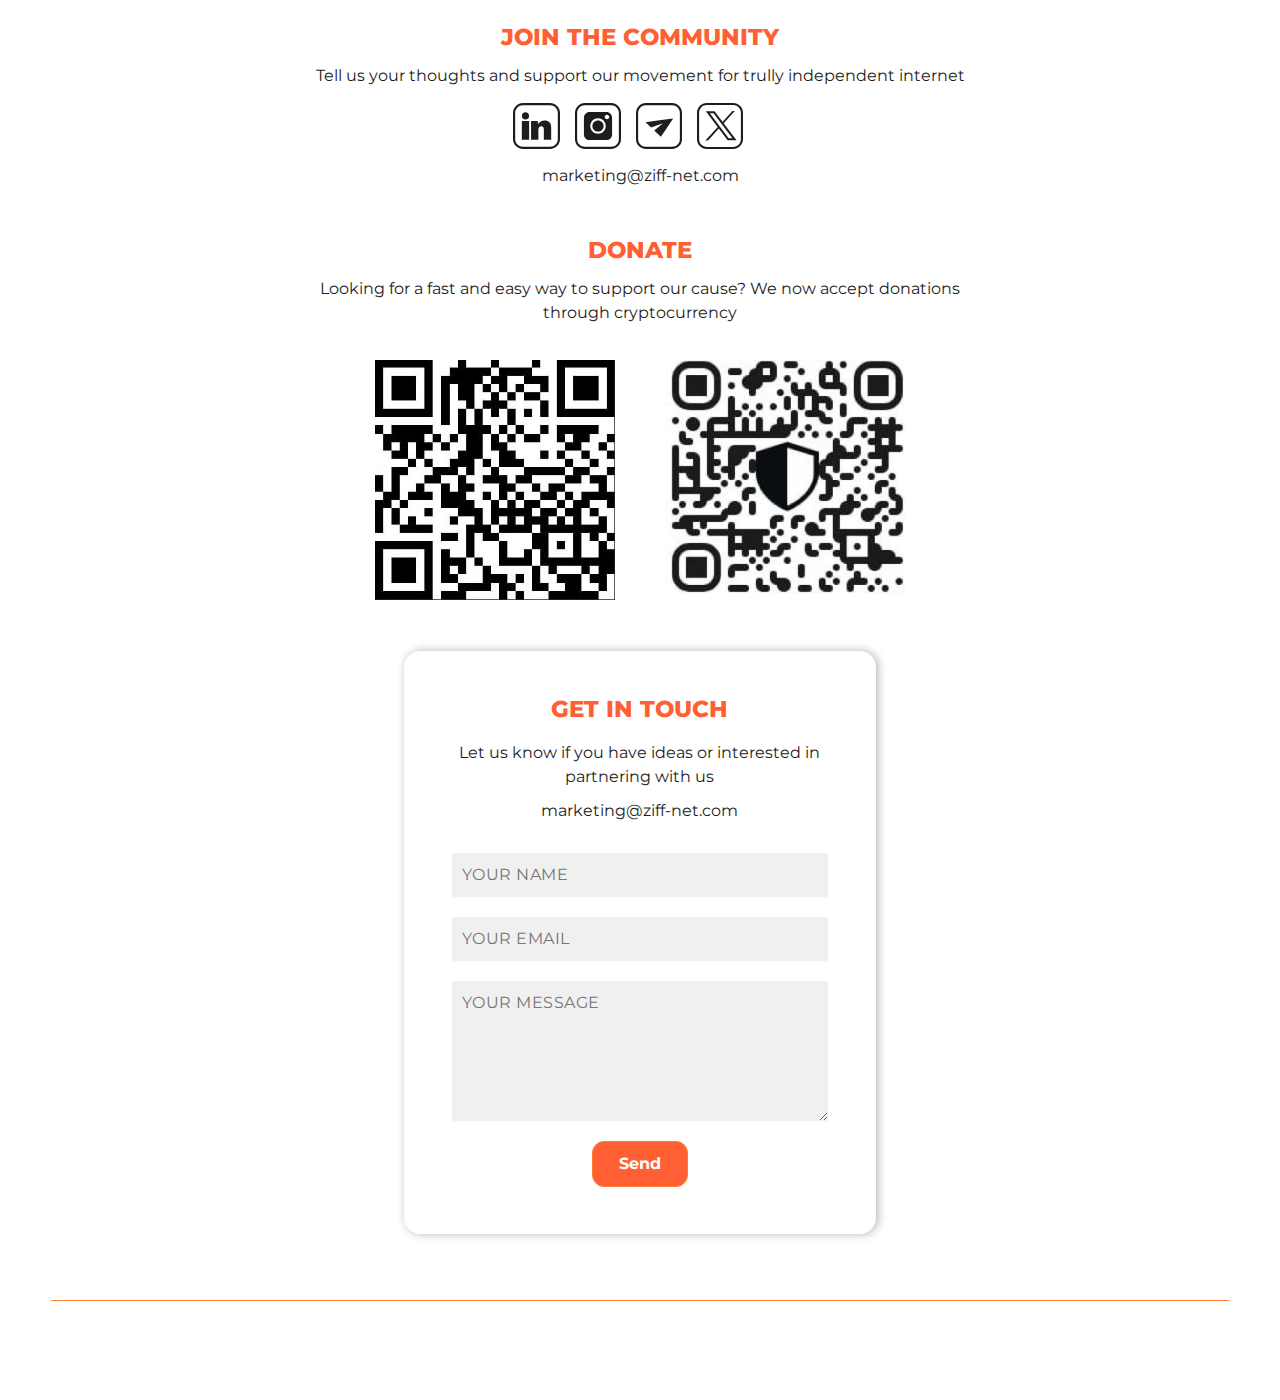
<file: html/get-involved.html>
<!DOCTYPE html>
<html lang="en">

<head>
    <title>ZIFF</title>
    <link rel="icon" href="favicon.ico">
    <script src="https://ajax.googleapis.com/ajax/libs/jquery/3.5.1/jquery.min.js"></script>
    <meta charset="UTF-8">
    <meta http-equiv="X-UA-Compatible" content="IE=edge">
    <meta name="viewport" content="width=device-width, initial-scale=1.0">
    <link rel="stylesheet" href="/styles/normalize.css">
    <link rel="stylesheet" href="/styles/styles.css">
</head>

<body>
    <header></header>
    <script src="/scripts/script.js"></script>
    <main>
        <section class="get-involved content-width section-paddings-small">
            <h3 class="title-medium-plus">Join the Community</h3>
            <p>Tell us your thoughts and support our movement for trully independent internet</p>
            <div class="get-involved__socials">
                <a href="https://www.linkedin.com/company/ziff-net/about/"><img src="/images/logo in.svg" alt=""></a>
                <a href="https://www.instagram.com/ziffmarketing/"><img src="/images/logo insta_1.svg" alt=""></a>
                <a href="https://t.me/ziffnet"><img src="/images/logo tg_1.svg" alt=""></a>
                <a href="https://x.com/ZiffMarketing"><img src="/images/logo x_1.svg" alt=""></a>
            </div>
            <a href="mailto:ziff@gmail.com" class="get-involved__mail">marketing@ziff-net.com</a>
        </section>
        <section class="get-involved content-width section-paddings-small">
            <h3 class="title-medium-plus">Donate</h3>
            <p>Looking for a fast and easy way to support our cause? We now accept donations through cryptocurrency</p>
            <div class="donate__qr__wrapper">
                <div class="donate__qr">
                    <img src="/images/qr-1.jpg" alt="">
                    <!-- <a href="#">ссылка раз</a> -->
                </div>
                <div class="donate__qr">
                    <img src="/images/qr-2.jpg" alt="">
                    <!-- <a href="#">ссылка два</a> -->
                </div>
            </div>
        </section>
        <section class="get-involved content-width section-paddings-small">
            <div class="contact-form__wrapper">
                <form class="contact-form">
                    <h3 class="title-medium-plus">Get in Touch</h3>
                    <p>Let us know if you have ideas or interested in partnering with us</p>
                    <a href="mailto:ziff@gmail.com" class="get-involved__mail">marketing@ziff-net.com</a>

                    <!-- <label for="name">Name</label> -->
                    <input type="text" id="name" name="name" placeholder="Your name" required>

                    <!-- <label for="email">Email</label> -->
                    <input type="email" id="email" name="email" placeholder="Your email" required>

                    <!-- <label for="message">Message</label> -->
                    <textarea id="message" name="message" placeholder="Your message" rows="5" required></textarea>

                    <button type="submit" class="button">Send</button>
                </form>
            </div>
        </section>
    </main>
    <footer class="content-width"></footer>
    <script src="/scripts/script.js"></script>
</body>

</html>
</file>
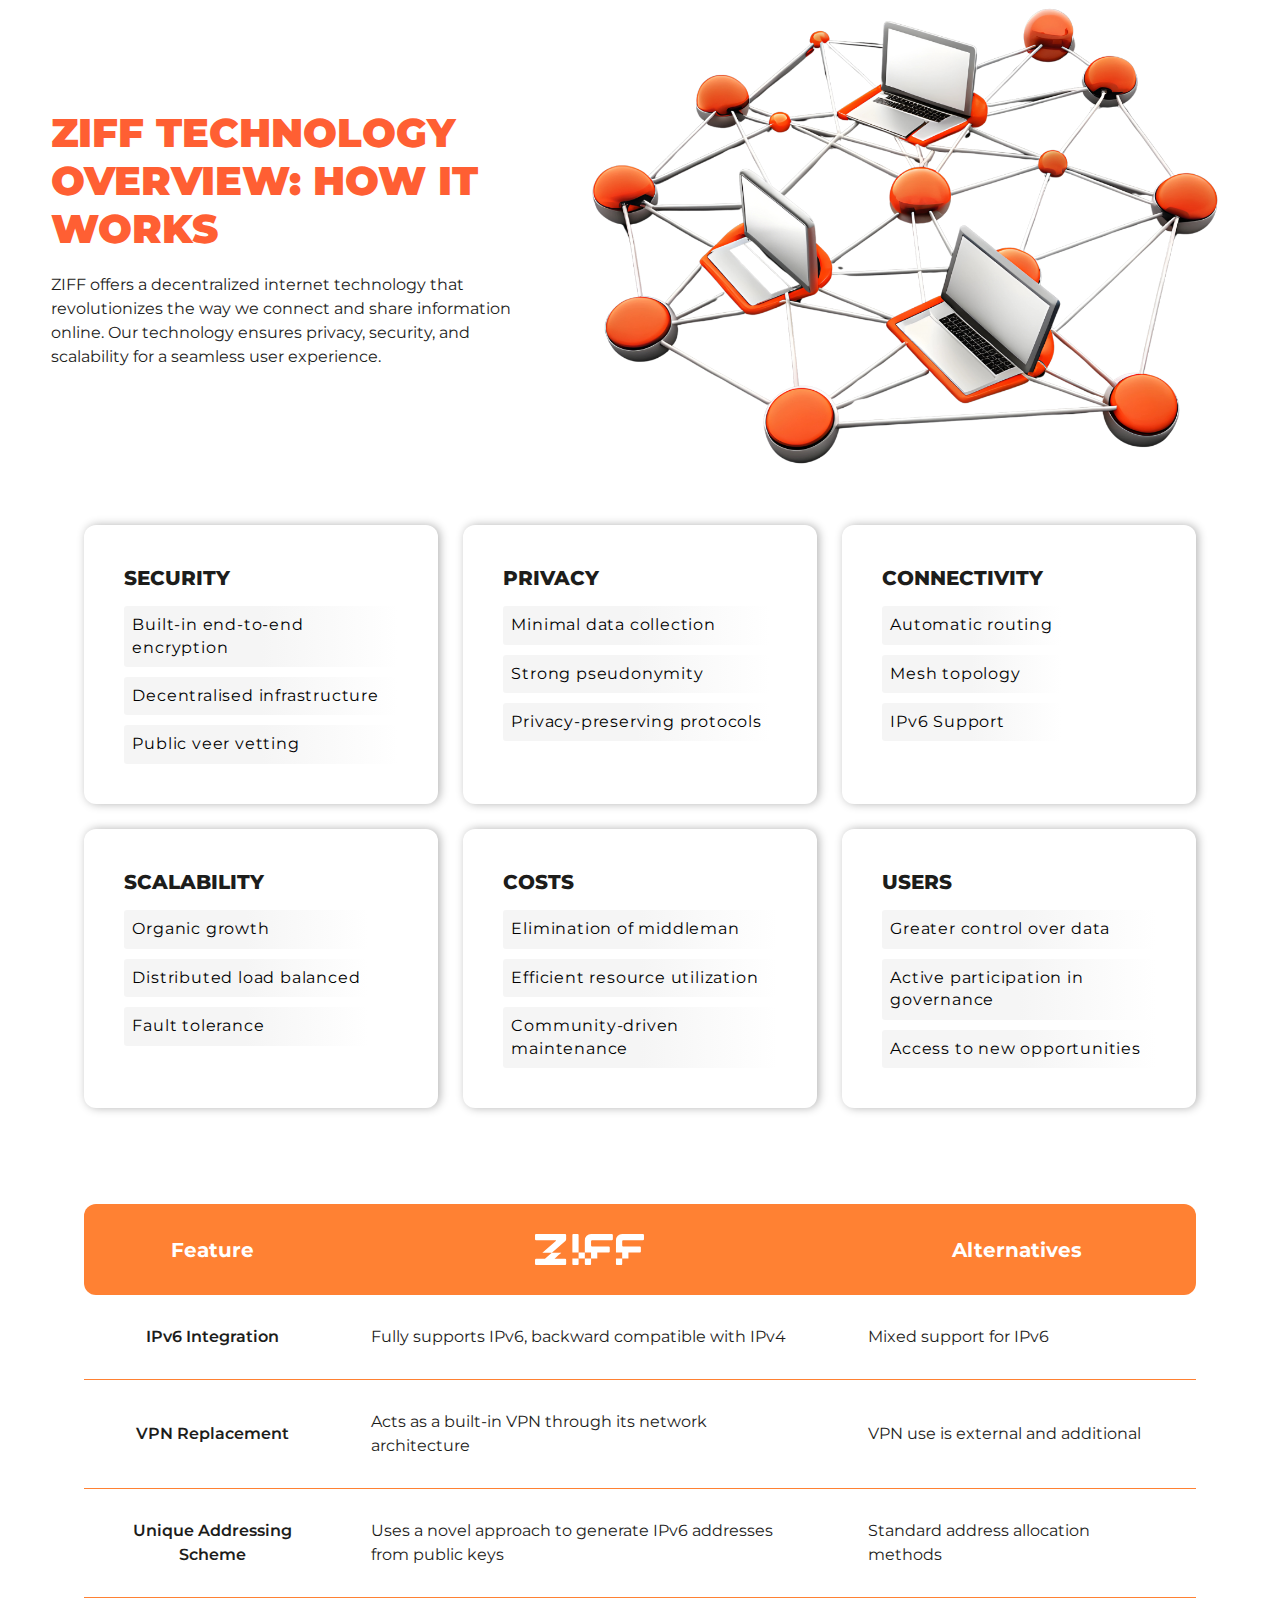
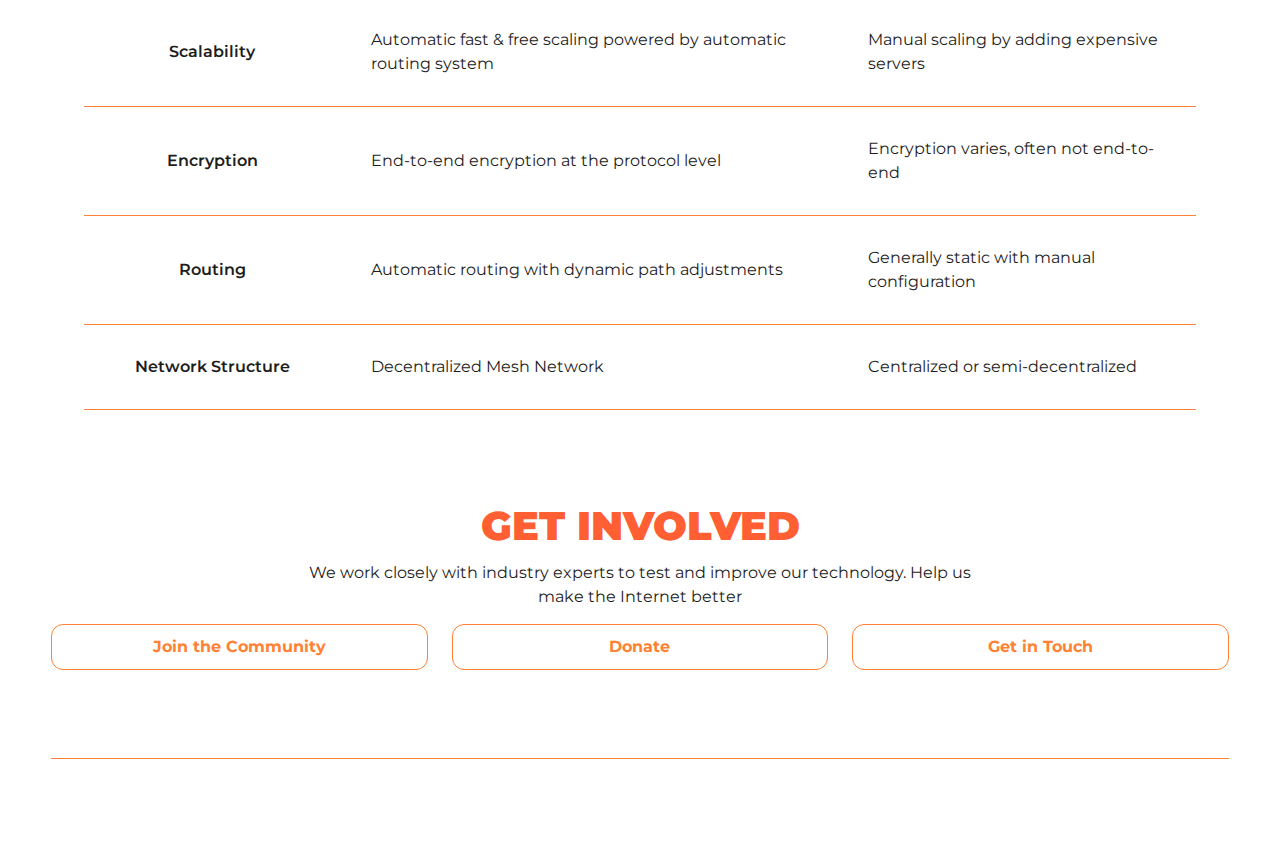
<file: html/technology.html>
<!DOCTYPE html>
<html lang="en">

<head>
    <title>ZIFF</title>
    <link rel="icon" href="favicon.ico">
    <script src="https://ajax.googleapis.com/ajax/libs/jquery/3.5.1/jquery.min.js"></script>
    <meta charset="UTF-8">
    <meta http-equiv="X-UA-Compatible" content="IE=edge">
    <meta name="viewport" content="width=device-width, initial-scale=1.0">
    <link rel="stylesheet" href="/styles/normalize.css">
    <link rel="stylesheet" href="/styles/styles.css">
</head>

<body>
    <header></header>
    <main>
        <section class="overview two-parts-section content-width section-paddings">
            <div class="overview__wrapper">
                <h3 class="title-big">Ziff technology overview: how it works</h3>
                <p>
                    ZIFF offers a decentralized internet technology that revolutionizes the way we connect and share
                    information online. Our technology ensures privacy, security, and scalability for a seamless
                    user
                    experience.</p>
            </div>
            <img src="/images/technology.webp" alt="">
        </section>
        <section class="overview-features content-width section-paddings">
            <div class="features__wrapper overview-features__wrapper">
                <div class="features__card">
                    <h4 class="title-medium">Security</h4>
                    <ul role="list" class="features__card__list">
                        <li class="features__card__list__item">Built-in end-to-end encryption</li>
                        <li class="features__card__list__item">Decentralised infrastructure</li>
                        <li class="features__card__list__item">Public veer vetting</li>
                    </ul>
                </div>
                <div class="features__card">
                    <h4 class="title-medium">Privacy</h4>
                    <ul role="list" class="features__card__list">
                        <li class="features__card__list__item">Minimal data collection</li>
                        <li class="features__card__list__item">Strong pseudonymity</li>
                        <li class="features__card__list__item">Privacy-preserving protocols</li>
                    </ul>
                </div>
                <div class="features__card">
                    <h4 class="title-medium">Connectivity</h4>
                    <ul role="list" class="features__card__list">
                        <li class="features__card__list__item">Automatic routing</li>
                        <li class="features__card__list__item">Mesh topology</li>
                        <li class="features__card__list__item">IPv6 Support</li>
                    </ul>
                </div>
                <div class="features__card">
                    <h4 class="title-medium">Scalability</h4>
                    <ul role="list" class="features__card__list">
                        <li class="features__card__list__item">Organic growth</li>
                        <li class="features__card__list__item">Distributed load balanced</li>
                        <li class="features__card__list__item">Fault tolerance</li>
                    </ul>
                </div>
                <div class="features__card">
                    <h4 class="title-medium">Costs</h4>
                    <ul role="list" class="features__card__list">
                        <li class="features__card__list__item">Elimination of middleman</li>
                        <li class="features__card__list__item">Efficient resource utilization</li>
                        <li class="features__card__list__item">Community-driven maintenance</li>
                    </ul>
                </div>
                <div class="features__card">
                    <h4 class="title-medium">Users</h4>
                    <ul role="list" class="features__card__list">
                        <li class="features__card__list__item">Greater control over data</li>
                        <li class="features__card__list__item">Active participation in governance</li>
                        <li class="features__card__list__item">Access to new opportunities</li>
                    </ul>
                </div>
            </div>
        </section>
        <section class="content-width section-paddings">
            <div class="table__wrapper">
                <table>
                    <thead>
                        <tr>
                            <th>Feature</th>
                            <th><img src="/images/logo white.svg" alt=""></th>
                            <th>Alternatives</th>
                        </tr>
                    </thead>
                    <tbody>
                        <tr>
                            <td>IPv6 Integration</td>
                            <td>Fully supports IPv6, backward compatible with IPv4</td>
                            <td>Mixed support for IPv6</td>
                        </tr>
                        <tr>
                            <td>VPN Replacement</td>
                            <td>Acts as a built-in VPN through its network architecture</td>
                            <td>VPN use is external and additional</td>
                        </tr>
                        <tr>
                            <td>Unique Addressing Scheme</td>
                            <td>Uses a novel approach to generate IPv6 addresses from public keys</td>
                            <td>Standard address allocation methods</td>
                        </tr>
                        <tr>
                            <td>Scalability</td>
                            <td>Automatic fast & free scaling powered by automatic routing system</td>
                            <td>Manual scaling by adding expensive servers</td>
                        </tr>
                        <tr>
                            <td>Encryption</td>
                            <td>End-to-end encryption at the protocol level</td>
                            <td>Encryption varies, often not end-to-end</td>
                        </tr>
                        <tr>
                            <td>Routing</td>
                            <td>Automatic routing with dynamic path adjustments</td>
                            <td>Generally static with manual configuration</td>
                        </tr>
                        <tr>
                            <td>Network Structure</td>
                            <td>Decentralized Mesh Network</td>
                            <td>Centralized or semi-decentralized</td>
                        </tr>
                    </tbody>
                </table>
            </div>
        </section>
        <section class="get-involved content-width section-paddings">
            <h3 class="title-big">Get Involved</h3>
            <p>We work closely with industry experts to test and improve our technology. Help us make the Internet better</p>
            <div class="get-involved__links">
                <a href="/html/get-involved.html" class="button">Join the Community</a>
                <a href="/html/get-involved.html" class="button">Donate</a>
                <a href="/html/get-involved.html" class="button">Get in Touch</a>
            </div>
        </section>
    </main>
    <footer class="content-width"></footer>
    <script src="/scripts/script.js"></script>
</body>

</html>
</file>
<file: styles/styles.css>
@font-face {
    font-family: 'Montserrat';
    src: url(/fonts/Montserrat/Montserrat-VariableFont_wght.ttf) format('truetype');
    font-weight: 100 900;
    font-style: normal;
}

:root {
    --color-black: #1d1d1b;
    --color-gray: #b4b4b4;
    --color-orange: #ff5f33;
    --color-light-orange: #ff8133;
    --color-transparent-light-orange: #ff81339a;

    --border-radius: 30px;
    --border-radius-medium: 12px;
    --border-radius-small: 2px;
    --border-orange: 1.5px solid #ff8133;
    --border: 1px solid #b4b4b4;
    --orange-border: 1px solid var(--color-light-orange);
    --button-padding: 0.61em 1.6em 0.6em 1.6em;

    --font-family-base:'Montserrat', sans-serif;

    --input-height: 54px;

    --border-radius: 16px;

    --container-width: 1500px;
    --container-padding-x: 4%;

    --transition-duration: 0.3s;

    --font-title-medium: clamp(20px, 1.1vw, 24px);
    --font-title-big: clamp(40px, 3.12vw, 60px);
    --font-title-medium-plus: clamp(22px, 1.8vw, 36px);
}

.title-medium {
    font-size: var(--font-title-medium);
    text-transform: uppercase;
    font-weight: 800;
    line-height: 1.3;
    flex-wrap: nowrap;
}

.title-big {
    font-size: var(--font-title-big);
    color: var(--color-orange);
    text-transform: uppercase;
    font-weight: 900;
}

.title-medium-plus {
    font-size: var(--font-title-medium-plus);
    color: var(--color-orange);
    text-transform: uppercase;
    font-weight: 800;
    line-height: 1.3;
    flex-wrap: nowrap;
}

p {
    font-size: clamp(16px, 1.2vw, 20px);
    margin-block: 0;
    font-weight: 400;
}

a {
    text-decoration: none;
    font-size: clamp(16px, 1.2vw, 20px);
}

/* header */
.header.out {
    transform: translateY(-100%);
}

.container {
    margin: 0px auto;
    padding: 0;
    max-width: 1920px;
}

header {
    position: relative;
    top: 0;
    left: 0;
    z-index: 50000;
    transition: all .3s ease;
    background-color: white;
    font-family: var(--font-family-base);
}

header:before {
    content: '';
    position: absolute;
    top: 0;
    left: 0;
    width: 100%;
    height: 100%;
    z-index: 2000;
}

.header__body {
    display: flex;
    justify-content: space-between;
    position: relative;
    align-items: center;
    padding: 1.6% 2%;
}


.header__menu {
    background-color: white;
}

.header__burger {
    display: none;
}

.header__list {
    display: flex;
    justify-content: space-evenly;
    align-items: center;
    position: relative;
    z-index: 2000;
    padding-left: 0 !important;
    font-size: clamp(18px, 1vw, 1.5rem);
    letter-spacing: 1px;
    gap: 3vw;
    margin: 0 !important;
    text-align: center;
    font-weight: 700;
}


.header__list-item {
    list-style: none;
    position: relative;
}

.header__list-item a {
    color: var(--color-black);
    text-decoration: none;
}

.header__list-item a:hover {
    color: var(--color-orange);
    transition: var(--transition-duration);
}

.header__list-item:last-child {
    padding: var(--button-padding);
    background-color: var(--color-black);
/*     aspect-ratio: 1 / 0.3; */
    border-radius: var(--border-radius);
    align-content: center;
}

.header__list-item:last-child a {
    color: var(--color-light-orange);
}

.header__list-item:last-child:hover {
    background-color: var(--color-orange);
    transition: var(--transition-duration);
}

.header__list-item:last-child:hover a {
    color: white;
    transition: var(--transition-duration);

}

.header__logo {
    width: 10vw;
    max-width: 300px;
    min-width: 150px;
    flex-shrink: 0;
    position: relative;
    z-index: 3000;
    padding-left: 2%;
}

/* media only for header  */
@media (max-width: 960px) {

    body.lock {
        overflow: hidden;
    }

    .header__body {
        justify-content: space-between;
        height: 20vw;
        padding-top: 15px;
        padding-bottom: 10px;
    }

    .header__lis {
        display: none;
    }

    .header__burger span {
        position: absolute;
        background-color: var(--color-orange);
        left: 0;
        width: 100%;
        height: 2px;
        top: 9px;
        transition: all 0.3s ease 0s;
        border-radius: 1px;
    }

    .header__burger:before,
    .header__burger:after {
        content: '';
        background-color: var(--color-orange);
        position: absolute;
        width: 100%;
        height: 2px;
        border-radius: 1px;
        left: 0;
        transition: all 0.3s ease 0s;
    }

    .header__burger:before {
        top: 0;
    }

    .header__burger:after {
        bottom: 0;
    }

    .header__burger.active span {
        transform: scale(0);
    }

    .header__burger.active:before {
        transform: rotate(45deg);
        top: 9px;
    }

    .header__burger.active:after {
        transform: rotate(-45deg);
        bottom: 9px;
    }

    .header__menu {
        position: fixed;
        top: 0;
        right: -100%;
        width: 100%;
        height: 100%;
        background-color: white;
        padding: 0;
        transition: all 0.5s ease 0s;
        z-index: 2000;
    }

    .header__menu.active {
        right: 0;
    }

    .header__list {
        display: block;
        text-align: center;
        font-size: 25px;
        margin-top: 120px !important;
        padding: 0 !important;
    }

    .header__list-item {
        margin: 0px 0px 40px 0px;
        width: unset;
    }

    .header__list-item:last-child {
        width: fit-content;
        margin: 0 auto;
    }

    .header__burger {
        display: block;
        position: absolute;
        top: 41%;
        right: 20px;
        width: 40px;
        height: 20px;
        z-index: 3000;

    }

    .header__logo {
        display: block;
        position: absolute;
        text-align: center;
        z-index: 3000;
        top: 51%;
        left: 26%;
        transform: translate(-50%, -50%);
        width: 45vw;
    }
}

@keyframes fadeIn {
    0% {
        opacity: 0;
    }

    100% {
        opacity: 1;
    }
}

body {
    font-family: var(--font-family-base);
    font-size: 16px;
    line-height: 1.5;
    color: var(--color-black);
    background-color: white;
}

.visually-hidden {
    position: absolute !important;
    width: 1px !important;
    height: 1px !important;
    margin: -1px !important;
    border: 0 !important;
    padding: 0 !important;
    white-space: nowrap !important;
    clip-path: inset(100%) !important;
    clip: rect(0 0 0 0) !important;
    overflow: hidden !important;
}

.home-banner video {
    width: 100%;
    height: 90vh;
    object-fit: cover;
}

.content-width {
    max-width: calc(var(--container-width) + var(--container-padding-x) * 2);
    margin-inline: auto;
    padding-inline: var(--container-padding-x);
}

.section-paddings {
    padding: min(4%, 3rem) min(4%, 4rem);
}

.section-paddings-small {
    padding: min(2%, 2rem) min(4%, 4rem);
}

.features h3 {
    padding-bottom: 20px;
}

.features__wrapper {
    display: flex;
    justify-content: center;
    flex-wrap: wrap;
    gap: 2vw;
}

.features__card {
    display: flex;
    flex-direction: column;
    gap: 10px;
    align-items: flex-start;
    width: 30%;
    padding: 100px 40px;
    border-radius: var(--border-radius-medium);
    box-shadow: 2px 0px 10px var(--color-gray);
    position: relative;
}

.features__card img {
    height: 2.5rem;
    margin-bottom: 10px;
}

.two-parts-section {
    display: flex;
    flex-direction: row;
    gap: 40px;
}

.two-parts-section video,
.two-parts-section img {
    width: 55%;
    border-radius: var(--border-radius-small);
/*     height: fit-content; */
}

.mission {
    display: flex;
    flex-direction: column;
    gap: 20px;
}

.mission-video__wrapper {
    display: flex;
    gap: 40px;
}

.mission__wrapper {
    display: flex;
    flex-direction: column;
    gap: 8px;
/*     justify-content: space-between; */
}

.mission__wrapper p {
    padding-bottom: 0.5rem;
}

.mission__wrapper a {
    margin-top: 10px;
}

.button {
    padding: var(--button-padding);
    width: fit-content;
    color: var(--color-light-orange);
    border: var(--orange-border);
    border-radius: var(--border-radius-medium);
    align-content: center;
    text-decoration: none;
    font-weight: 700;
}

.button:hover {
    box-shadow: 1px 0px 25px var(--color-transparent-light-orange);
    transition: var(--transition-duration);
}

.get-involved h3,
.get-involved p,
.get-involved a {
    text-align: center;
    max-width: 700px;
}

.get-involved h3,
.get-involved p {
    margin: 0 auto;
}

.get-involved h3 {
    line-height: 1;
}

.get-involved__mail {
    color: var(--color-black);
    margin: 0 auto;
}

.get-involved__links {
    display: flex;
    justify-content: center;
    gap: 2%;
}

.get-involved {
    display: flex;
    flex-direction: column;
    gap: 15px;
}

.get-involved__links a {
    width: 32%;
    max-width: 460px;
    text-align: center;
}

.overview__wrapper h3 {
    line-height: 1.2;
}

.overview__wrapper {
    display: flex;
    flex-direction: column;
    gap: 20px;
    justify-content: center;
}

.overview {
    padding-top: 0;
    padding-bottom: 0;
}

.overview-features__wrapper div {
    padding: 40px 40px 40px 40px;
}

.features__card__list {
    display: flex;
    flex-direction: column;
    gap: 10px;
    margin-top: 5px;
}

.features__card__list__item {
    color: #000;
    letter-spacing: .05em;
    background: linear-gradient(90deg, rgba(245, 245, 245, 1) 50%, rgba(245, 245, 245, 0) 100%);
    border-radius: 3px;
    padding: 8px;
    line-height: 140%;
    list-style-type: none;
}

footer {
    display: flex;
    flex-direction: column;
    justify-content: space-between;
    padding: 6% 0 3% 0;
    align-items: center;
    margin-top: 2%;
    gap: 10px;
    position: relative;
}

footer::after {
    content: " ";
    background: var(--color-light-orange);
    width: 92%;
    height: 0.5px;
    top: 15px;
    position: absolute;
/*     box-shadow: 0px 2px 15px var(--color-gray); */
}

.footer__socials {
    display: flex;
    justify-content: center;
    align-items: end;
    gap: 10px;
    margin-top: 15px;
}

.footer__socials a {
    width: 4%;
    height: fit-content;
}

.footer__socials a img {
    width: 100%;
}

.footer__logo {
    display: flex;
/*     width: 20vw; */
    max-width: 350px;
    min-width: 150px;
    flex-shrink: 0;
    padding-bottom: 10px;
}

.footer__logo__wrapper p {
    text-align: center;
}

.footer__mail {
    color: var(--color-black);
}

table {
    margin: 0 auto;
    width: 94.5%;
    padding: 0 4% 0 4%;
    border-collapse: collapse;
}

tr {
    border-radius: var(--border-radius);
}

th,
td {
    padding: 30px;
    text-align: left;
    font-size: clamp(16px, 1.2vw, 20px);
    font-weight: 400;
}

th {
    background-color: var(--color-light-orange);
    text-align: center;
    font-weight: 700;
    color: white;
    font-size: var(--font-title-medium);
}

thead th {
    min-width: 220px;
}

thead th img {
    width: 25%;
    margin: 0 auto;
}

thead tr:first-child th:first-child {
    border-top-left-radius: var(--border-radius-medium);
    min-width: 150px;
}

thead tr:first-child th:last-child {
    border-top-right-radius: var(--border-radius-medium);
}

thead tr:first-child th:first-child {
    border-bottom-left-radius: var(--border-radius-medium);
}

thead tr:first-child th:last-child {
    border-bottom-right-radius: var(--border-radius-medium);
}

td:first-child {
    border-top-left-radius: var(--border-radius-medium);
}

td:last-child {
    border-top-right-radius: var(--border-radius-medium);
}

td:first-child {
    border-bottom-left-radius: var(--border-radius-medium);
}

td:last-child {
    border-bottom-right-radius: var(--border-radius-medium);
}

.table__wrapper {
    overflow-x: auto;
    max-width: 100%;
}

tbody td:first-child {
    font-weight: 600;
    text-align: center;
}

td {
    border-bottom: 0.5px solid var(--color-light-orange);
}

th:first-child, td:first-child {
    border-left: none; 
}

th:last-child, td:last-child {
    border-right: none; 
}

.get-involved__socials {
    display: flex;
    justify-content: center;
    align-items: end;
    gap: 15px;
    padding-right: 2%;
}

.get-involved__socials a {
    width: 4%;
    height: fit-content;
}

.donate__qr__wrapper {
    display: flex;
    justify-content: center;
    gap: 50px;
    margin-top: 20px;
}

.donate__qr {
    display: flex;
    flex-direction: column;
    text-align: center;
    width: 15rem;
    gap: 10px;
}

.donate__qr a {
    color: var(--color-black);
}

.our-mission-mob {
    display: none;
}

.contact-form__header {
    width: 50%;
}

.contact-form {
    padding: 4%;
    width: 40%;
    display: flex;
    flex-direction: column;
    justify-content: center;
    margin: 0 auto;
    background-color: white;
    box-shadow: 2px 0px 10px var(--color-gray);
    border-radius: var(--border-radius);
}

.contact-form p {
    margin-top: 20px;
    margin-bottom: 10px;
}

.contact-form a {
    margin-bottom: 30px;
}

.contact-form label {
    display: block;
    margin-bottom: 5px;
    font-weight: bold;
}

.contact-form input,
.contact-form textarea {
    width: 100%;
    padding: 10px;
    margin-bottom: 20px;
    border: 0px;
    border-radius: var(--border-radius-small);
    box-sizing: border-box;
    background-color: #f0f0f0;
    text-transform: uppercase;
    letter-spacing: 0.5px;
}

.contact-form button {
    align-self: center;
    color: white;
    background-color: var(--color-orange);
}

.contact-form button:hover {
    color: var(--color-orange);
    background-color: white;
}

.advisers-card__wrapper {
    display: flex;
    justify-content: center;
    margin-top: 4%;
    gap: 20px;
    row-gap: 40px;
    flex-wrap: wrap;
}

.advisers-card {
    display: flex;
    flex-direction: column;
    text-align: center;
    width: 30%;
}

.advisers-card img {
    align-self: center;
    width: 50%;
    border-radius: 100%;
    margin-bottom: 30px;
}

.advisers-card p:nth-child(2) {
    font-weight: 700;
    margin-bottom: 5px;
}

.roadmap-card__wrapper {
    display: flex;
    justify-content: center;
    margin-top: 4%;
    gap: 20px;
    flex-wrap: wrap;
    position: relative;
}

.roadmap-card {
    display: flex;
    flex-direction: column;
    text-align: center;
    width: 18%;
    position: relative;
    padding-bottom: 20px;
}

.roadmap-card p:first-child {
    font-weight: 700;
    margin-bottom: 5px;
    min-width: 170px;
}

.circle {
    max-width: 170px;
    background-color: var(--color-light-orange);
    border-radius: 50%;
    margin: 20px auto;
    position: relative;
    z-index: 10;
}

.circle img {
    border-radius: 50%;
    /* box-shadow: 1px 0px 15px var(--color-gray); */
    border: var(--border-orange);
    z-index: 10;
}

.circle::before,
.circle::after {
    content: '';
    position: absolute;
    top: 50%;
    height: 1.5px;
    background-color: var(--color-light-orange);
    width: 38%;
    z-index: 1;
}

.circle::before {
    right: 100%;
    margin-right: 10px;
}

.circle::after {
    left: 100%;
    margin-left: 10px;
}

.roadmap-card:first-child .circle::before {
    /* width: 450%; */
    display: none;
}

.roadmap-card:last-child .circle::after {
    display: none;
    /* width: 450%; */
}


/* .roadmap-card img {
    align-self: center;
    width: 100%;
    border-radius: 100%;
    margin-bottom: 30px;
} */

@media (max-width: 1420px) {

    .circle::before,
    .circle::after {
        width: 20%;
    }

}

@media (max-width: 1170px) {

    .circle::before,
    .circle::after {
        width: 7%;
    }

}

@media (min-width: 1920px) {
    footer {
        padding: 4% 0 2% 0;
        margin-top: 2%;
    }

    footer::after {
        left: 75px;
    }

}

@media (max-width: 1200px) {
    .roadmap-card:last-child .circle::after {
        width: 560%;
    }
}

@media (max-width: 960px) {
    .features__wrapper {
        flex-direction: column;
        gap: 30px;
    }

    .features__card {
        width: 100%;
        padding: 60px 40px;
    }

    .features__card img {
        height: unset;
        width: 3.5rem;
        margin-bottom: 5px;
    }

    .mission {
        flex-direction: column;
    }

    .mission {
        gap: 10px;
    }

    .mission__wrapper h3 {
        display: none;
    }

    .mission-video__wrapper {
        flex-direction: column;
        gap: 20px;
    }

    .mission__wrapper {
        order: 1;
    }

    .mission video {
        width: 100%;
    }

    .get-involved__links {
        flex-direction: column;
        gap: 15px;
    }

    .get-involved__links a {
        width: 80%;
        margin: 0 auto;
    }

    .section-paddings {
        padding: min(6%, 4rem) min(4%, 4rem);
    }

    .overview {
        flex-direction: column;
    }

    .overview__wrapper {
        order: 1;
    }

    .overview img {
        width: 100%;
    }

    .donate__qr {
        width: 35%;
    }

    .section-paddings-small {
        padding: min(6%, 4rem) min(4%, 4rem);
    }

    footer {
        flex-direction: column;
    }

    .footer__logo__wrapper {
        margin-top: 30px;
        text-align: center;
    }

    .footer__logo {
        width: 40vw;
    }

    .footer__mail {
        display: block;
        color: var(--color-black);
        margin-bottom: 20px;
    }

    .footer__socials {
        justify-content: center;
        margin-top: 40px;
        margin-bottom: 10px;
    }

    .footer__socials a {
        width: 10%;
    }

    .footer__socials a:first-child {
        display: none;
    }

    .get-involved__socials a {
        width: 10%;
    }

    .button {
        margin: 0 auto;
        text-align: center;
    }

    th,
    td {
        padding: 15px;
    }

    .contact-form {
        width: 100%;
        padding: 8%;
    }

    .advisers-card__wrapper {
        flex-direction: column;
        margin-top: 6%;
        gap: 60px;
    }

    .advisers-card {
        width: 90%;
        margin: 0 auto;
    }

    thead th img {
        width: 60%;
    }

    th {
        padding: 25px;
    }

    .roadmap-card__wrapper {
        flex-direction: column;
        gap: 80px;
        margin-top: 8%;
    }

    .roadmap-card {
        flex-direction: column;
        align-items: center;
        width: 100%;

    }

    .circle {
        margin: 10px;
        /* order: -1; */
    }

    .circle::before {
        top: calc(-75% + 20px);
        height: calc(20% + 20px);
        width: 1.5px;
        right:unset;
        /* display: none; */
    }

    .circle::after {
        display: none;
    }

    .roadmap-card p:first-child {
        margin-top: 0;
    }

    .roadmap-card:first-child .circle::before  {
        display: none;
    }

}
</file>
